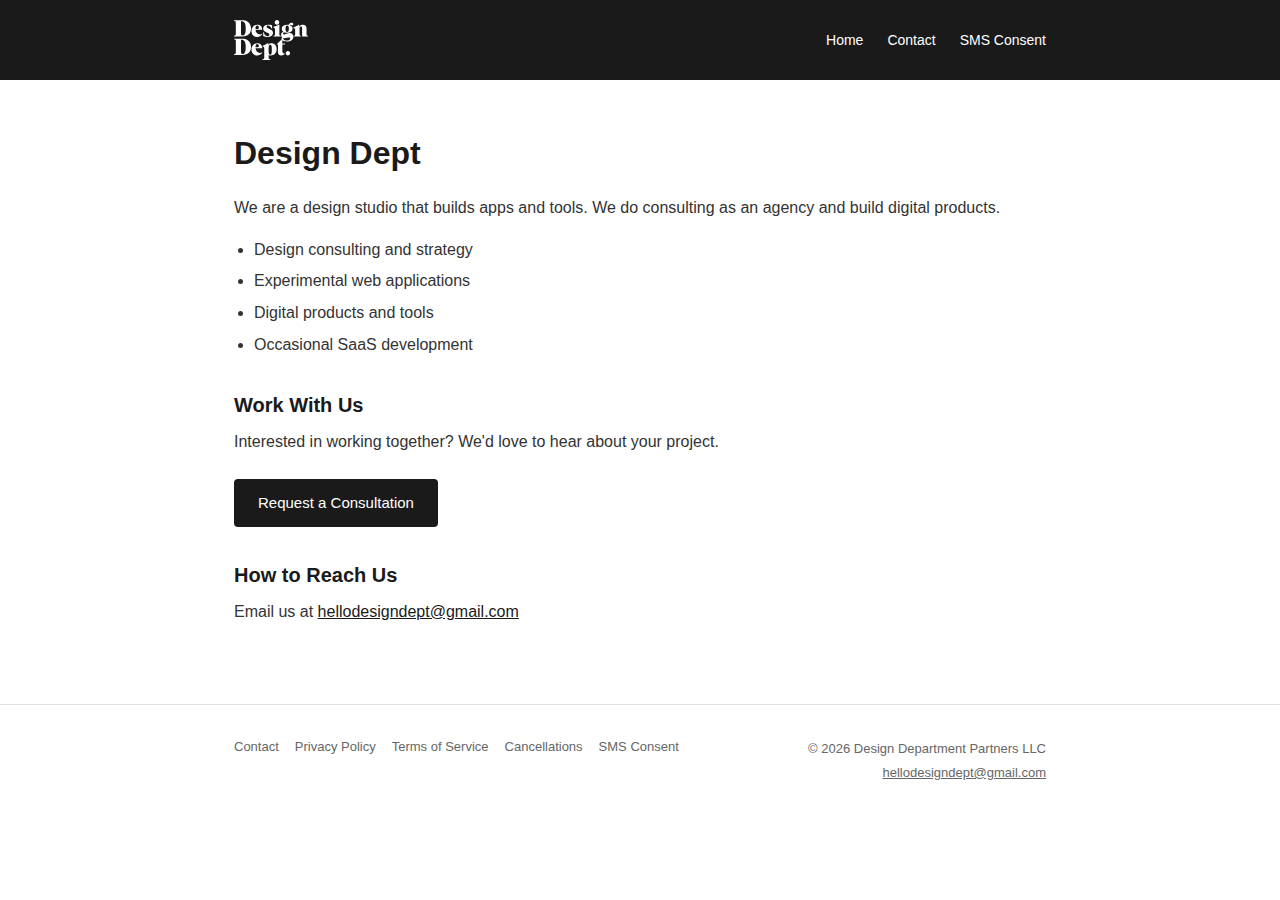
<file: index.html>
<!DOCTYPE html>
<html lang="en">
<head>
  <meta charset="UTF-8">
  <meta name="viewport" content="width=device-width, initial-scale=1.0">
  <title>Design Dept | Design Studio</title>
  <meta name="description" content="Design Dept is a design studio that builds apps, tools, and digital products. We offer consulting services and develop experimental web applications.">
  <link rel="canonical" href="https://designdept.com/">
  <link rel="stylesheet" href="/styles.css">
</head>
<body>

  <header>
    <div class="container">
      <a class="logo" href="/"><img src="/assets/design-dept-logo.svg" alt="Design Dept"></a>
      <nav>
        <a href="/">Home</a>
        <a href="/contact.html">Contact</a>
        <a href="/sms-consent.html">SMS Consent</a>
      </nav>
    </div>
  </header>

  <main>
    <div class="container">
      <h1>Design Dept</h1>
      <p>We are a design studio that builds apps and tools. We do consulting as an agency and build digital products.</p>
      <ul>
        <li>Design consulting and strategy</li>
        <li>Experimental web applications</li>
        <li>Digital products and tools</li>
        <li>Occasional SaaS development</li>
      </ul>

      <h2>Work With Us</h2>
      <p>Interested in working together? We'd love to hear about your project.</p>
      <a href="/contact.html" class="btn">Request a Consultation</a>

      <h2>How to Reach Us</h2>
      <p>Email us at <a href="mailto:hellodesigndept@gmail.com">hellodesigndept@gmail.com</a></p>
    </div>
  </main>

  <footer>
    <div class="container">
      <div class="footer-content">
        <div class="footer-links">
          <a href="/contact.html">Contact</a>
          <a href="/privacy.html">Privacy Policy</a>
          <a href="/terms.html">Terms of Service</a>
          <a href="/cancellations.html">Cancellations</a>
          <a href="/sms-consent.html">SMS Consent</a>
        </div>
        <div class="footer-info">
          &copy; <span class="current-year">2025</span> Design Department Partners LLC<br>
          <a href="mailto:hellodesigndept@gmail.com">hellodesigndept@gmail.com</a>
        </div>
      </div>
    </div>
  </footer>

  <script>document.querySelectorAll(".current-year").forEach(el => el.textContent = new Date().getFullYear());</script>
</body>
</html>
</file>
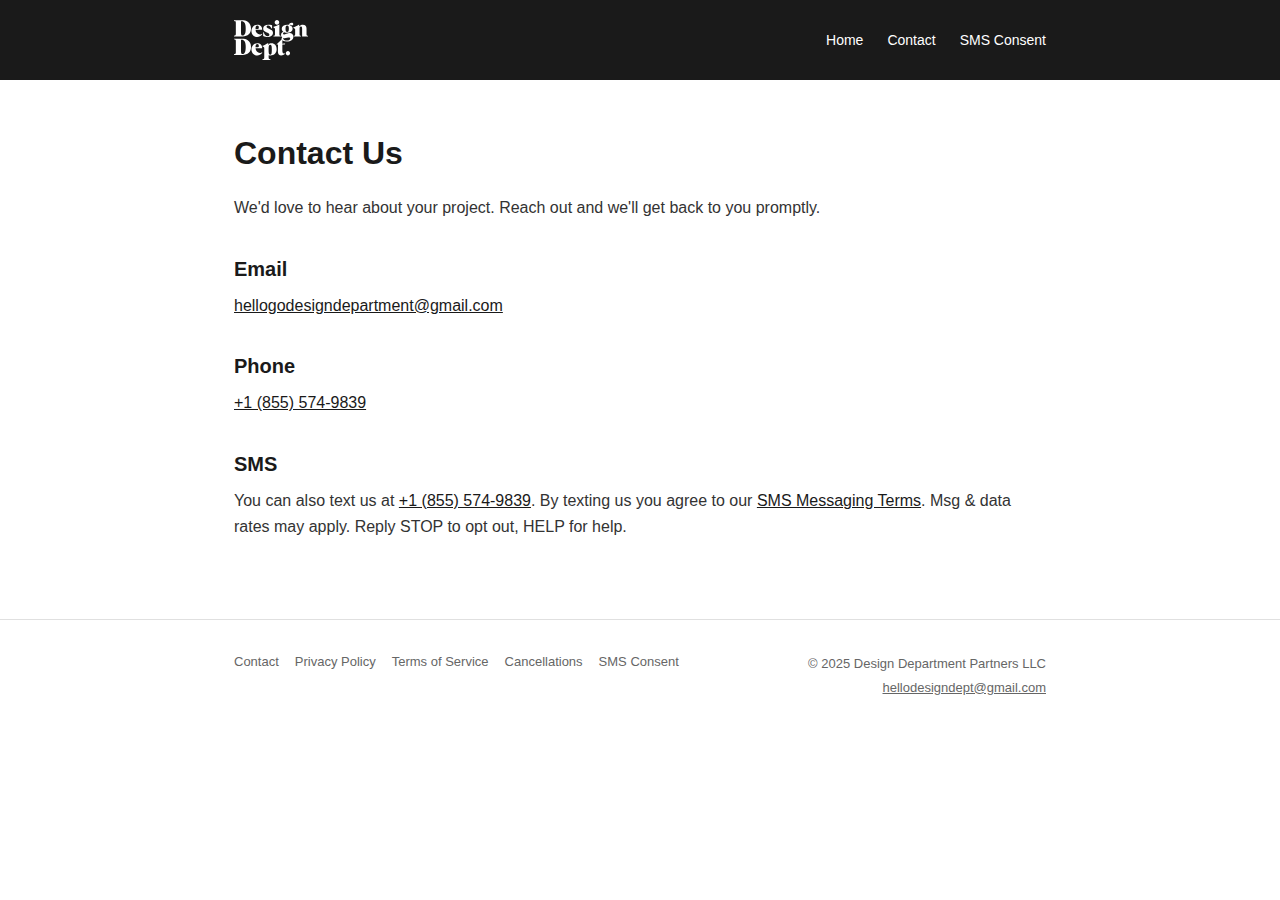
<file: contact.html>
<!DOCTYPE html>
<html lang="en">
<head>
  <meta charset="UTF-8">
  <meta name="viewport" content="width=device-width, initial-scale=1.0">
  <title>Contact | Design Dept</title>
  <meta name="description" content="Get in touch with Design Dept Partners LLC. We'd love to hear about your project.">
  <link rel="canonical" href="https://designdept.com/contact.html">
  <link rel="stylesheet" href="/styles.css">
</head>
<body>

  <header>
    <div class="container">
      <a class="logo" href="/"><img src="/assets/design-dept-logo.svg" alt="Design Dept"></a>
      <nav>
        <a href="/">Home</a>
        <a href="/contact.html">Contact</a>
        <a href="/sms-consent.html">SMS Consent</a>
      </nav>
    </div>
  </header>

  <main>
    <div class="container">
      <h1>Contact Us</h1>
      <p>We'd love to hear about your project. Reach out and we'll get back to you promptly.</p>

      <h2>Email</h2>
      <p><a href="mailto:hellodesigndept@gmail.com">hellogodesigndepartment@gmail.com</a></p>

      <h2>Phone</h2>
      <p><a href="tel:+18555749839">+1 (855) 574-9839</a></p>

      <h2>SMS</h2>
      <p>You can also text us at <a href="sms:+18555749839">+1 (855) 574-9839</a>. By texting us you agree to our <a href="/sms-consent.html">SMS Messaging Terms</a>. Msg &amp; data rates may apply. Reply STOP to opt out, HELP for help.</p>
    </div>
  </main>

  <footer>
    <div class="container">
      <div class="footer-content">
        <div class="footer-links">
          <a href="/contact.html">Contact</a>
          <a href="/privacy.html">Privacy Policy</a>
          <a href="/terms.html">Terms of Service</a>
          <a href="/cancellations.html">Cancellations</a>
          <a href="/sms-consent.html">SMS Consent</a>
        </div>
        <div class="footer-info">
          &copy; <span class="current-year">2025</span> Design Department Partners LLC<br>
          <a href="mailto:hellodesigndept@gmail.com">hellodesigndept@gmail.com</a>
        </div>
      </div>
    </div>
  </footer>

  <script>document.que
</file>
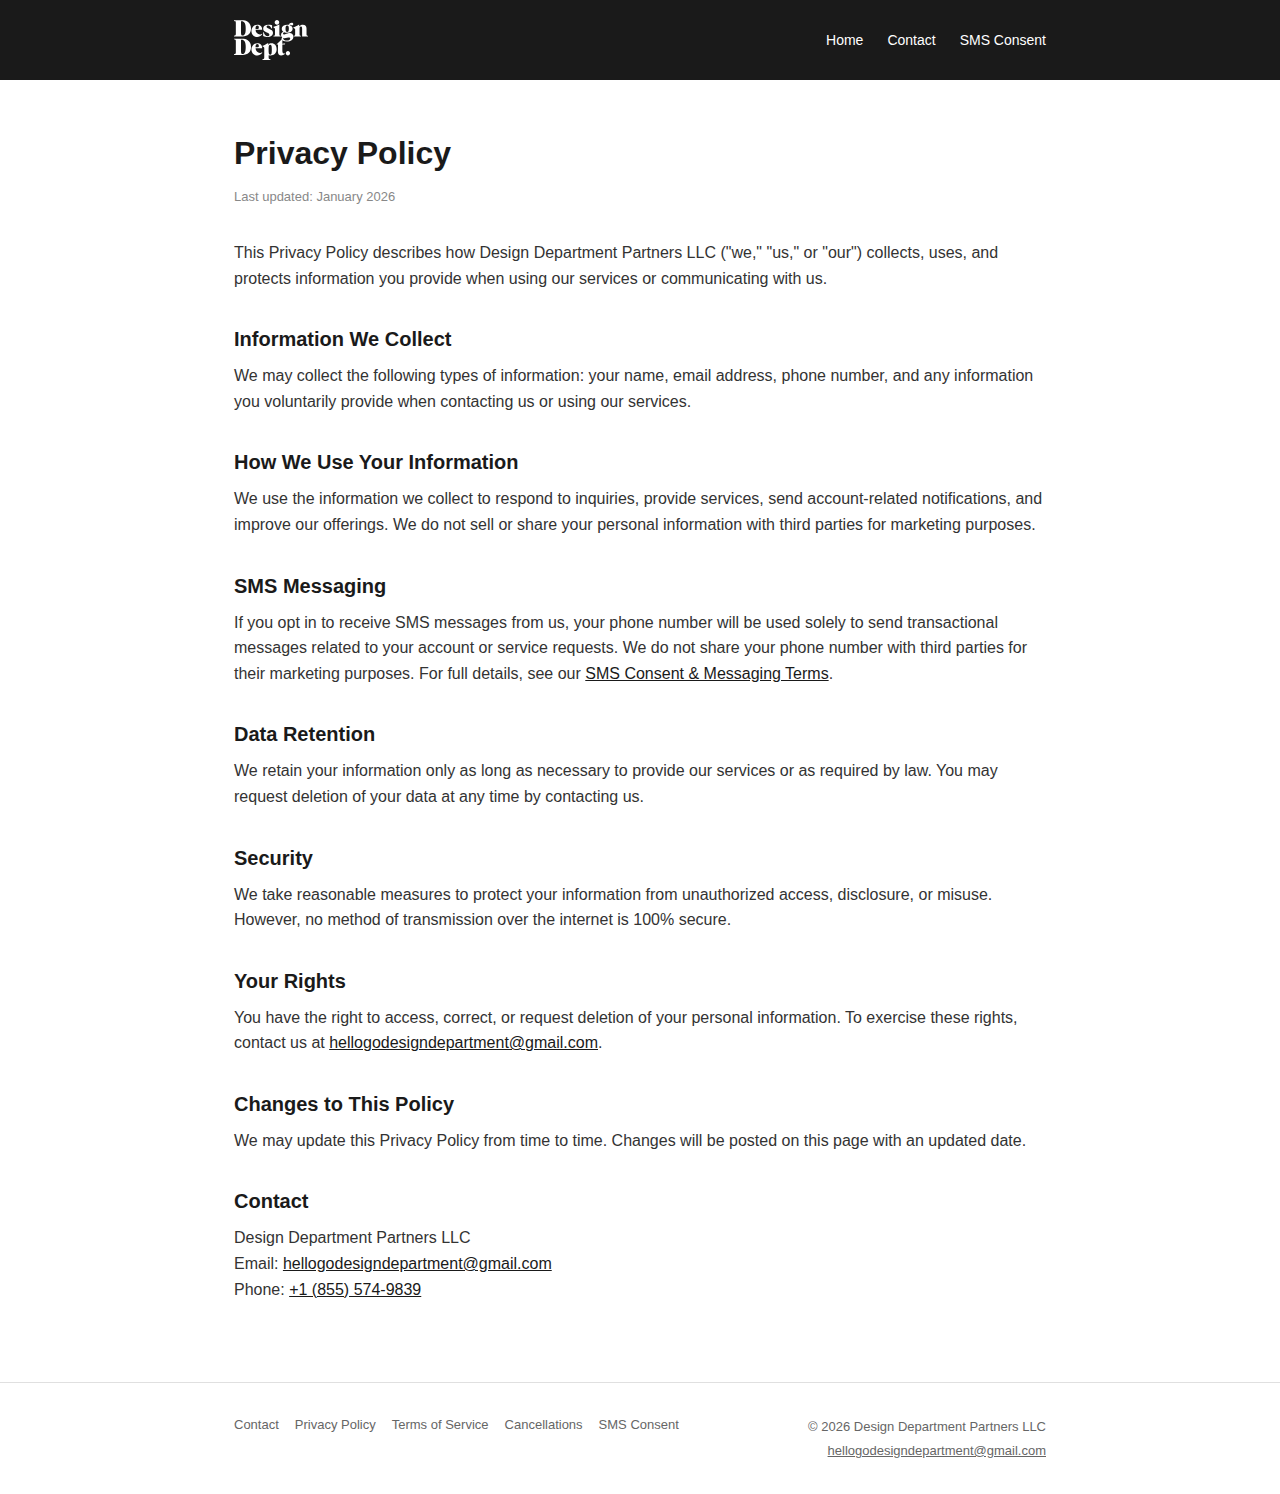
<file: privacy.html>
<!DOCTYPE html>
<html lang="en">
<head>
  <meta charset="UTF-8">
  <meta name="viewport" content="width=device-width, initial-scale=1.0">
  <title>Privacy Policy | Design Dept</title>
  <meta name="description" content="Privacy Policy for Design Department Partners LLC.">
  <link rel="canonical" href="https://designdept.com/privacy.html">
  <link rel="stylesheet" href="/styles.css">
</head>
<body>

  <header>
    <div class="container">
      <a class="logo" href="/"><img src="/assets/design-dept-logo.svg" alt="Design Dept"></a>
      <nav>
        <a href="/">Home</a>
        <a href="/contact.html">Contact</a>
        <a href="/sms-consent.html">SMS Consent</a>
      </nav>
    </div>
  </header>

  <main>
    <div class="container policy-content">
      <h1>Privacy Policy</h1>
      <span class="last-updated">Last updated: January 2026</span>

      <p>This Privacy Policy describes how Design Department Partners LLC ("we," "us," or "our") collects, uses, and protects information you provide when using our services or communicating with us.</p>

      <h2>Information We Collect</h2>
      <p>We may collect the following types of information: your name, email address, phone number, and any information you voluntarily provide when contacting us or using our services.</p>

      <h2>How We Use Your Information</h2>
      <p>We use the information we collect to respond to inquiries, provide services, send account-related notifications, and improve our offerings. We do not sell or share your personal information with third parties for marketing purposes.</p>

      <h2>SMS Messaging</h2>
      <p>If you opt in to receive SMS messages from us, your phone number will be used solely to send transactional messages related to your account or service requests. We do not share your phone number with third parties for their marketing purposes. For full details, see our <a href="/sms-consent.html">SMS Consent &amp; Messaging Terms</a>.</p>

      <h2>Data Retention</h2>
      <p>We retain your information only as long as necessary to provide our services or as required by law. You may request deletion of your data at any time by contacting us.</p>

      <h2>Security</h2>
      <p>We take reasonable measures to protect your information from unauthorized access, disclosure, or misuse. However, no method of transmission over the internet is 100% secure.</p>

      <h2>Your Rights</h2>
      <p>You have the right to access, correct, or request deletion of your personal information. To exercise these rights, contact us at <a href="mailto:hellogodesigndepartment@gmail.com">hellogodesigndepartment@gmail.com</a>.</p>

      <h2>Changes to This Policy</h2>
      <p>We may update this Privacy Policy from time to time. Changes will be posted on this page with an updated date.</p>

      <h2>Contact</h2>
      <p>Design Department Partners LLC<br>
      Email: <a href="mailto:hellogodesigndepartment@gmail.com">hellogodesigndepartment@gmail.com</a><br>
      Phone: <a href="tel:+18555749839">+1 (855) 574-9839</a></p>
    </div>
  </main>

  <footer>
    <div class="container">
      <div class="footer-content">
        <div class="footer-links">
          <a href="/contact.html">Contact</a>
          <a href="/privacy.html">Privacy Policy</a>
          <a href="/terms.html">Terms of Service</a>
          <a href="/cancellations.html">Cancellations</a>
          <a href="/sms-consent.html">SMS Consent</a>
        </div>
        <div class="footer-info">
          &copy; <span class="current-year">2025</span> Design Department Partners LLC<br>
          <a href="mailto:hellogodesigndepartment@gmail.com">hellogodesigndepartment@gmail.com</a>
        </div>
      </div>
    </div>
  </footer>

  <script>document.querySelectorAll(".current-year").forEach(el => el.textContent = new Date().getFullYear());</script>
</body>
</html>
</file>
<file: styles.css>
/* =====================
   Design Dept — styles.css
   ===================== */

:root {
  --primary-color: #1a1a1a;
  --text-color: #333;
  --bg-color: #fff;
  --border-color: #e0e0e0;
  --accent-color: #1a1a1a;
  --max-width: 860px;
}

*, *::before, *::after {
  box-sizing: border-box;
  margin: 0;
  padding: 0;
}

body {
  font-family: -apple-system, BlinkMacSystemFont, "Segoe UI", Roboto, Helvetica, Arial, sans-serif;
  color: var(--text-color);
  background: var(--bg-color);
  font-size: 16px;
  line-height: 1.6;
}

a {
  color: var(--accent-color);
  text-decoration: underline;
}

a:hover {
  opacity: 0.7;
}

.container {
  max-width: var(--max-width);
  margin: 0 auto;
  padding: 0 24px;
}

/* ---- Header / Nav ---- */

header {
  background: var(--primary-color);
  padding: 20px 0;
}

header .container {
  display: flex;
  align-items: center;
  justify-content: space-between;
  flex-wrap: wrap;
  gap: 16px;
}

header .logo img {
  height: 40px;
  width: auto;
  display: block;
}

header nav {
  display: flex;
  gap: 24px;
  flex-wrap: wrap;
}

header nav a {
  color: #fff;
  text-decoration: none;
  font-size: 14px;
}

header nav a:hover {
  text-decoration: underline;
  opacity: 1;
}

/* ---- Main ---- */

main {
  padding: 48px 0 64px;
}

h1 {
  font-size: 2rem;
  font-weight: 700;
  margin-bottom: 16px;
  color: var(--primary-color);
}

h2 {
  font-size: 1.25rem;
  font-weight: 600;
  margin: 32px 0 8px;
  color: var(--primary-color);
}

p {
  margin-bottom: 16px;
}

ul {
  margin: 0 0 16px 20px;
}

ul li {
  margin-bottom: 6px;
}

.btn {
  display: inline-block;
  background: var(--primary-color);
  color: #fff;
  padding: 12px 24px;
  border-radius: 4px;
  text-decoration: none;
  font-size: 15px;
  margin-top: 8px;
}

.btn:hover {
  opacity: 0.85;
}

/* ---- Policy / Consent pages ---- */

.policy-content h1 {
  margin-bottom: 8px;
}

.policy-content .last-updated {
  font-size: 13px;
  color: #888;
  margin-bottom: 32px;
  display: block;
}

.disclosure-box {
  background: #f5f5f5;
  border-left: 4px solid var(--primary-color);
  padding: 16px 20px;
  margin: 16px 0 24px;
  border-radius: 0 4px 4px 0;
}

.disclosure-box p {
  margin: 0;
}

/* ---- Footer ---- */

footer {
  border-top: 1px solid var(--border-color);
  padding: 32px 0;
  font-size: 13px;
  color: #666;
}

.footer-content {
  display: flex;
  justify-content: space-between;
  align-items: flex-start;
  flex-wrap: wrap;
  gap: 16px;
}

.footer-links {
  display: flex;
  flex-wrap: wrap;
  gap: 16px;
}

.footer-links a {
  color: #666;
  text-decoration: none;
  font-size: 13px;
}

.footer-links a:hover {
  text-decoration: underline;
}

.footer-info {
  text-align: right;
  line-height: 1.8;
}

.footer-info a {
  color: #666;
}

/* ---- Responsive ---- */

@media (max-width: 600px) {
  h1 { font-size: 1.5rem; }
  .footer-content { flex-direction: column; }
  .footer-info { text-align: left; }
}
</file>
